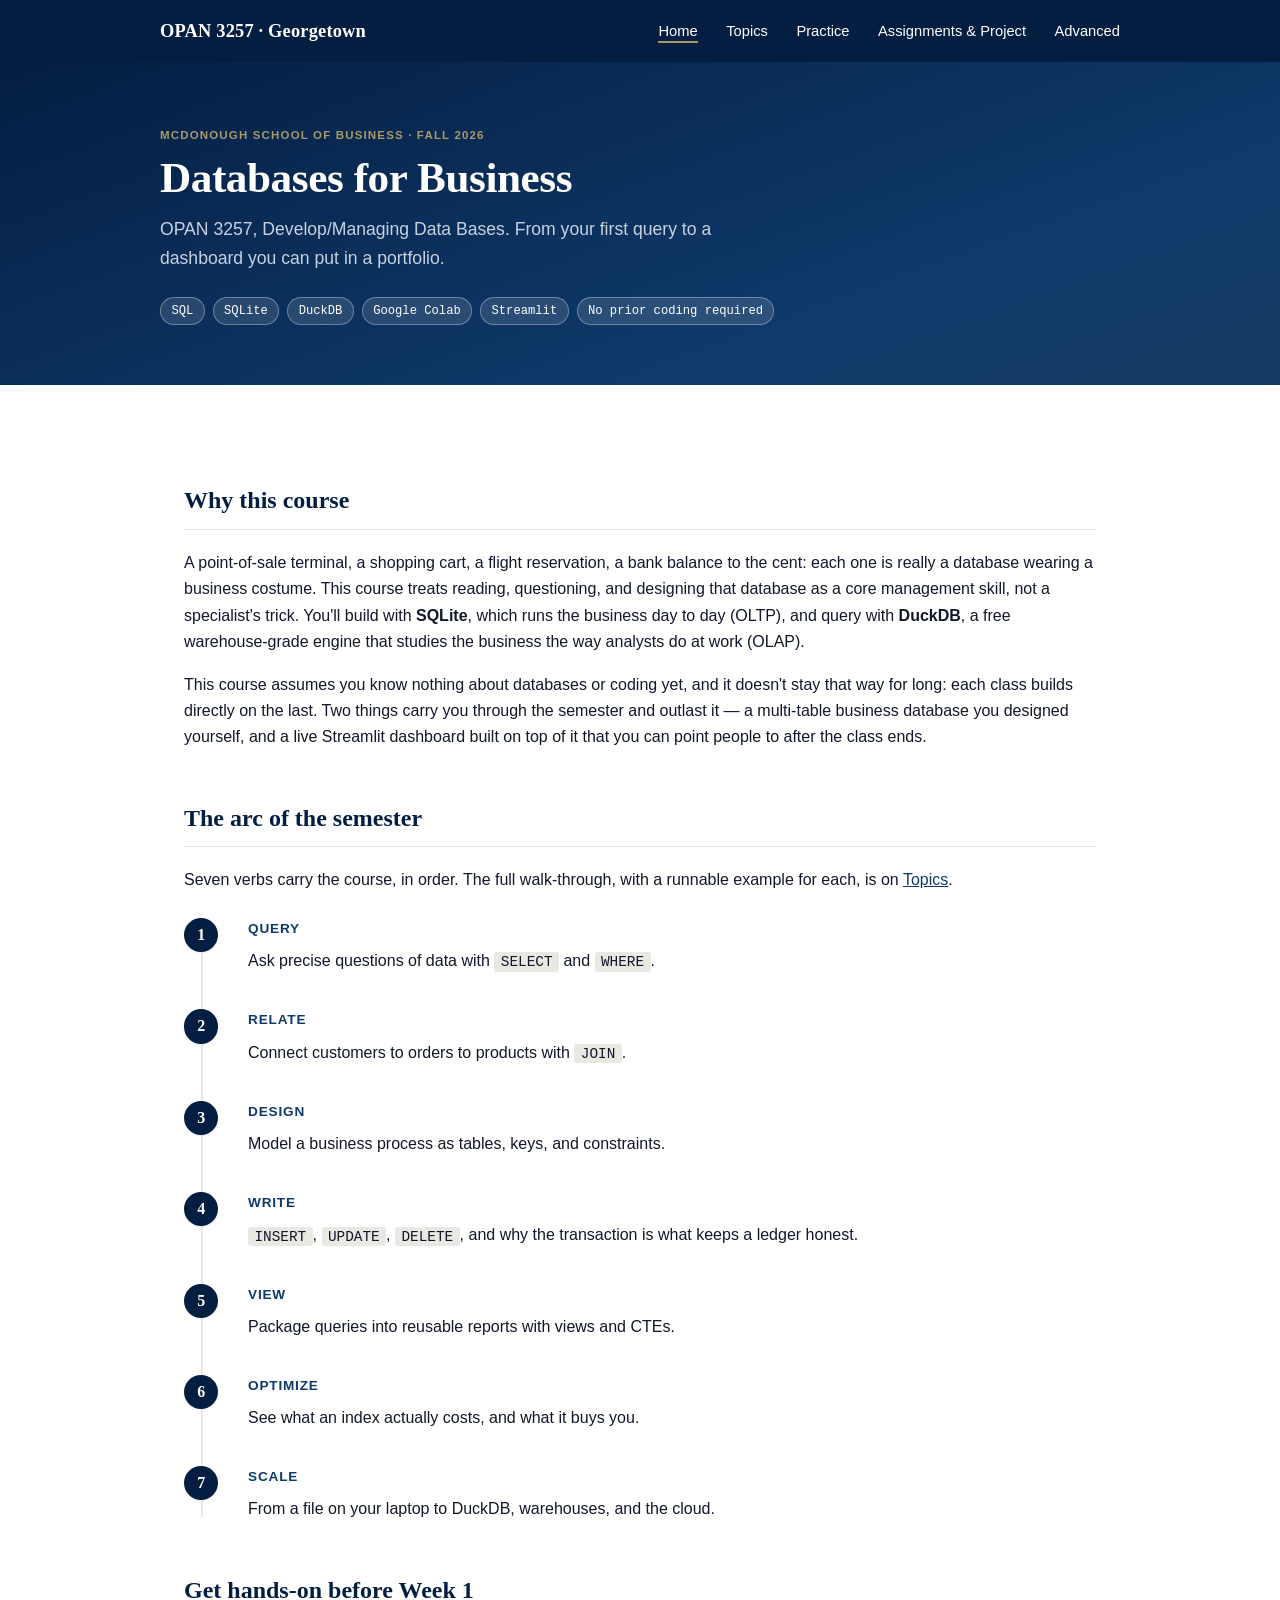
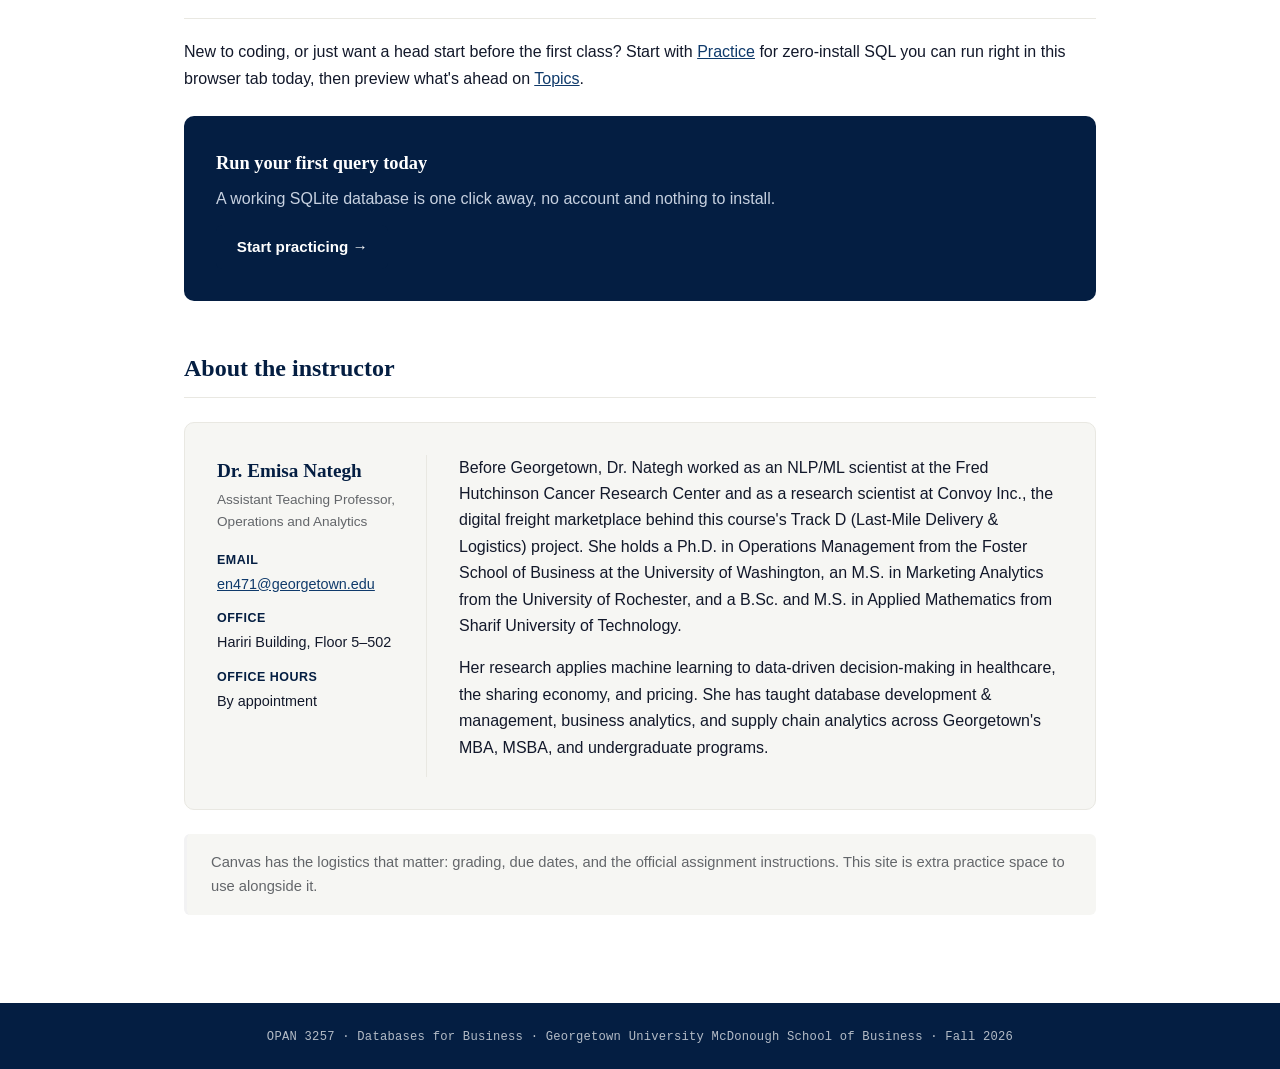
<file: index.html>
<!DOCTYPE html>
<html lang="en">
<head>
<meta charset="UTF-8">
<meta name="viewport" content="width=device-width, initial-scale=1.0">
<title>OPAN 3257: Databases for Business</title>
<link rel="stylesheet" href="css/style.css">
</head>
<body>

<header class="site-header">
  <div class="header-inner">
    <a class="brand" href="index.html">OPAN 3257 &middot; Georgetown</a>
    <nav class="site-nav">
      <a href="index.html" class="active">Home</a>
      <a href="topics.html">Topics</a>
      <a href="practice.html">Practice</a>
      <a href="assignments.html">Assignments &amp; Project</a>
      <a href="advanced.html">Advanced</a>
    </nav>
  </div>
</header>

<section class="hero">
  <div class="hero-inner">
    <span class="eyebrow">McDonough School of Business &middot; Fall 2026</span>
    <h1>Databases for Business</h1>
    <p class="subtitle">OPAN 3257, Develop/Managing Data Bases. From your first query to a dashboard you can put in a portfolio.</p>
    <div class="tag-row">
      <span class="tag">SQL</span>
      <span class="tag">SQLite</span>
      <span class="tag">DuckDB</span>
      <span class="tag">Google Colab</span>
      <span class="tag">Streamlit</span>
      <span class="tag">No prior coding required</span>
    </div>
  </div>
</section>

<main>

  <h2>Why this course</h2>
  <p>
    A point-of-sale terminal, a shopping cart, a flight reservation, a bank balance to the cent: each one is really
    a database wearing a business costume. This course treats reading, questioning, and designing that database as
    a core management skill, not a specialist's trick. You'll build with <strong>SQLite</strong>, which runs the
    business day to day (OLTP), and query with <strong>DuckDB</strong>, a free warehouse-grade engine that studies
    the business the way analysts do at work (OLAP).
  </p>
  <p>
    This course assumes you know nothing about databases or coding yet, and it doesn't stay that way for long:
    each class builds directly on the last. Two things carry you through the semester and outlast it &mdash; a
    multi-table business database you designed yourself, and a live Streamlit dashboard built on top of it that
    you can point people to after the class ends.
  </p>

  <h2>The arc of the semester</h2>
  <p>Seven verbs carry the course, in order. The full walk-through, with a runnable example for each, is on <a href="topics.html">Topics</a>.</p>

  <div class="curriculum-steps">
    <div class="curriculum-step">
      <span class="step-number">1</span>
      <h4>Query</h4>
      <p>Ask precise questions of data with <code>SELECT</code> and <code>WHERE</code>.</p>
    </div>
    <div class="curriculum-step">
      <span class="step-number">2</span>
      <h4>Relate</h4>
      <p>Connect customers to orders to products with <code>JOIN</code>.</p>
    </div>
    <div class="curriculum-step">
      <span class="step-number">3</span>
      <h4>Design</h4>
      <p>Model a business process as tables, keys, and constraints.</p>
    </div>
    <div class="curriculum-step">
      <span class="step-number">4</span>
      <h4>Write</h4>
      <p><code>INSERT</code>, <code>UPDATE</code>, <code>DELETE</code>, and why the transaction is what keeps a ledger honest.</p>
    </div>
    <div class="curriculum-step">
      <span class="step-number">5</span>
      <h4>View</h4>
      <p>Package queries into reusable reports with views and CTEs.</p>
    </div>
    <div class="curriculum-step">
      <span class="step-number">6</span>
      <h4>Optimize</h4>
      <p>See what an index actually costs, and what it buys you.</p>
    </div>
    <div class="curriculum-step">
      <span class="step-number">7</span>
      <h4>Scale</h4>
      <p>From a file on your laptop to DuckDB, warehouses, and the cloud.</p>
    </div>
  </div>

  <h2>Get hands-on before Week 1</h2>
  <p>
    New to coding, or just want a head start before the first class? Start with <a href="practice.html">Practice</a>
    for zero-install SQL you can run right in this browser tab today, then preview what's ahead on
    <a href="topics.html">Topics</a>.
  </p>

  <div class="cta-panel">
    <h3>Run your first query today</h3>
    <p>A working SQLite database is one click away, no account and nothing to install.</p>
    <a class="btn" href="practice.html">Start practicing &rarr;</a>
  </div>

  <h2>About the instructor</h2>
  <div class="bio-panel">
    <div class="bio-contact">
      <h4>Dr. Emisa Nategh</h4>
      <p class="role">Assistant Teaching Professor, Operations and Analytics</p>
      <dl>
        <dt>Email</dt>
        <dd><a href="mailto:en471@georgetown.edu">en471@georgetown.edu</a></dd>
        <dt>Office</dt>
        <dd>Hariri Building, Floor 5&ndash;502</dd>
        <dt>Office Hours</dt>
        <dd>By appointment</dd>
      </dl>
    </div>
    <div class="bio-body">
      <p>
        Before Georgetown, Dr. Nategh worked as an NLP/ML scientist at the Fred Hutchinson Cancer Research Center
        and as a research scientist at Convoy Inc., the digital freight marketplace behind this course's Track D
        (Last-Mile Delivery &amp; Logistics) project. She holds a Ph.D. in Operations Management from the Foster
        School of Business at the University of Washington, an M.S. in Marketing Analytics from the University of
        Rochester, and a B.Sc. and M.S. in Applied Mathematics from Sharif University of Technology.
      </p>
      <p>
        Her research applies machine learning to data-driven decision-making in healthcare, the sharing economy,
        and pricing. She has taught database development &amp; management, business analytics, and supply chain
        analytics across Georgetown's MBA, MSBA, and undergraduate programs.
      </p>
    </div>
  </div>

  <div class="note note--aside">
    Canvas has the logistics that matter: grading, due dates, and the official assignment instructions. This site
    is extra practice space to use alongside it.
  </div>

</main>

<footer>
  OPAN 3257 &middot; Databases for Business &middot; Georgetown University McDonough School of Business &middot; Fall 2026
</footer>

</body>
</html>
</file>
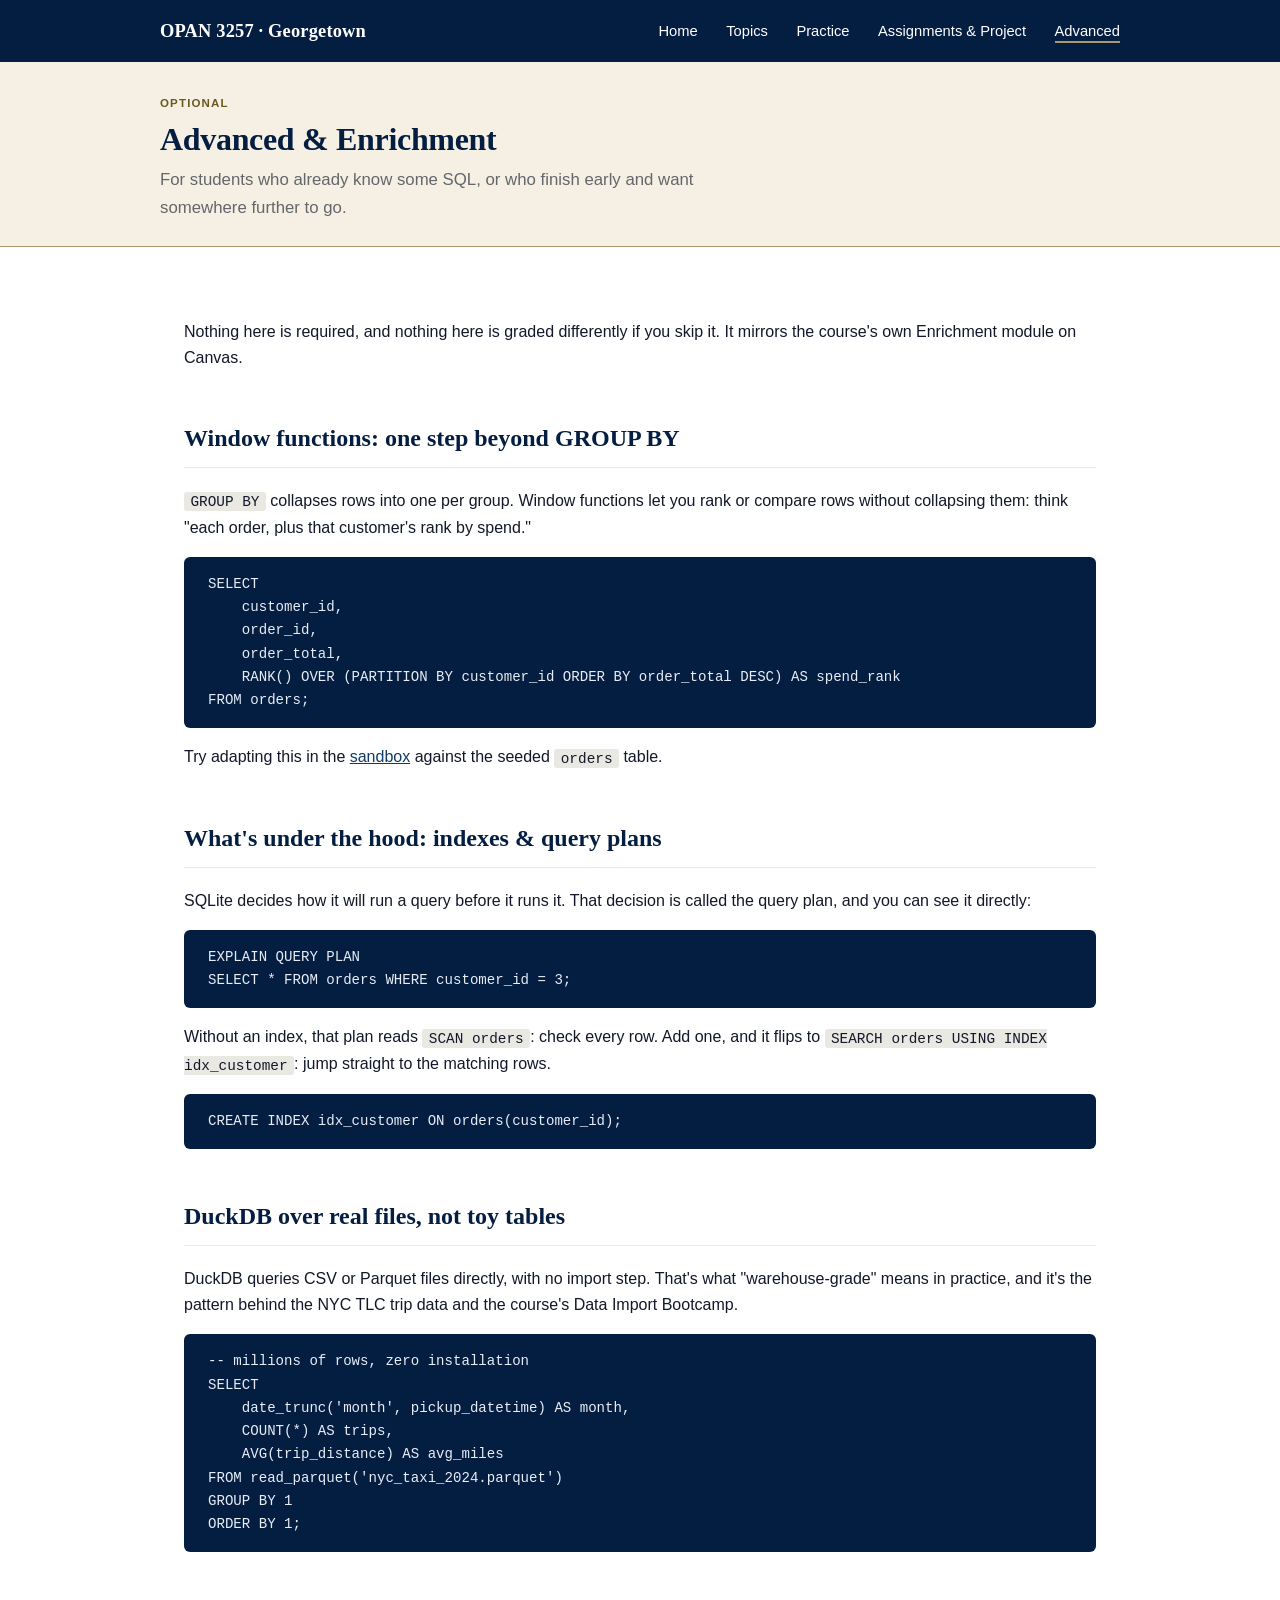
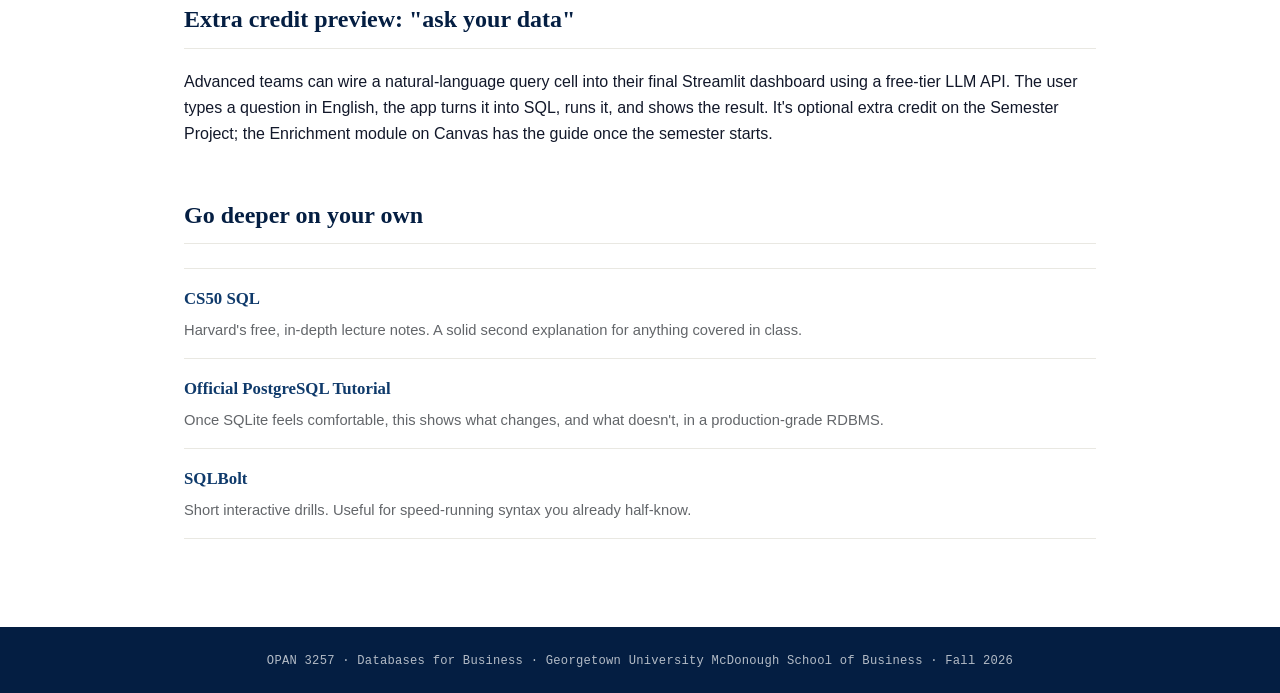
<file: advanced.html>
<!DOCTYPE html>
<html lang="en">
<head>
<meta charset="UTF-8">
<meta name="viewport" content="width=device-width, initial-scale=1.0">
<title>Going Further &middot; OPAN 3257</title>
<link rel="stylesheet" href="css/style.css">
</head>
<body>

<header class="site-header">
  <div class="header-inner">
    <a class="brand" href="index.html">OPAN 3257 &middot; Georgetown</a>
    <nav class="site-nav">
      <a href="index.html">Home</a>
      <a href="topics.html">Topics</a>
      <a href="practice.html">Practice</a>
      <a href="assignments.html">Assignments &amp; Project</a>
      <a href="advanced.html" class="active">Advanced</a>
    </nav>
  </div>
</header>

<div class="page-title page-title--accent">
  <div class="page-title-inner">
    <span class="eyebrow">Optional</span>
    <h1>Advanced &amp; Enrichment</h1>
    <p class="subtitle">For students who already know some SQL, or who finish early and want somewhere further to go.</p>
  </div>
</div>

<main>

  <p>
    Nothing here is required, and nothing here is graded differently if you skip it. It mirrors the course's own
    Enrichment module on Canvas.
  </p>

  <h2>Window functions: one step beyond GROUP BY</h2>
  <p>
    <code>GROUP BY</code> collapses rows into one per group. Window functions let you rank or compare rows without
    collapsing them: think "each order, plus that customer's rank by spend."
  </p>
  <pre><code>SELECT
    customer_id,
    order_id,
    order_total,
    RANK() OVER (PARTITION BY customer_id ORDER BY order_total DESC) AS spend_rank
FROM orders;</code></pre>
  <p>Try adapting this in the <a href="practice.html">sandbox</a> against the seeded <code>orders</code> table.</p>

  <h2>What's under the hood: indexes &amp; query plans</h2>
  <p>
    SQLite decides how it will run a query before it runs it. That decision is called the query plan, and you can
    see it directly:
  </p>
  <pre><code>EXPLAIN QUERY PLAN
SELECT * FROM orders WHERE customer_id = 3;</code></pre>
  <p>
    Without an index, that plan reads <code>SCAN orders</code>: check every row. Add one, and it flips to
    <code>SEARCH orders USING INDEX idx_customer</code>: jump straight to the matching rows.
  </p>
  <pre><code>CREATE INDEX idx_customer ON orders(customer_id);</code></pre>

  <h2>DuckDB over real files, not toy tables</h2>
  <p>
    DuckDB queries CSV or Parquet files directly, with no import step. That's what "warehouse-grade" means in
    practice, and it's the pattern behind the NYC TLC trip data and the course's Data Import Bootcamp.
  </p>
  <pre><code>-- millions of rows, zero installation
SELECT
    date_trunc('month', pickup_datetime) AS month,
    COUNT(*) AS trips,
    AVG(trip_distance) AS avg_miles
FROM read_parquet('nyc_taxi_2024.parquet')
GROUP BY 1
ORDER BY 1;</code></pre>

  <h2>Extra credit preview: "ask your data"</h2>
  <p>
    Advanced teams can wire a natural-language query cell into their final Streamlit dashboard using a free-tier
    LLM API. The user types a question in English, the app turns it into SQL, runs it, and shows the result. It's
    optional extra credit on the Semester Project; the Enrichment module on Canvas has the guide once the semester
    starts.
  </p>

  <h2>Go deeper on your own</h2>
  <ul class="reading-list">
    <li class="reading-item">
      <a href="https://cs50.harvard.edu/sql/" target="_blank" rel="noopener">CS50 SQL</a>
      <p>Harvard's free, in-depth lecture notes. A solid second explanation for anything covered in class.</p>
    </li>
    <li class="reading-item">
      <a href="https://www.postgresql.org/docs/current/tutorial.html" target="_blank" rel="noopener">Official PostgreSQL Tutorial</a>
      <p>Once SQLite feels comfortable, this shows what changes, and what doesn't, in a production-grade RDBMS.</p>
    </li>
    <li class="reading-item">
      <a href="https://sqlbolt.com" target="_blank" rel="noopener">SQLBolt</a>
      <p>Short interactive drills. Useful for speed-running syntax you already half-know.</p>
    </li>
  </ul>

</main>

<footer>
  OPAN 3257 &middot; Databases for Business &middot; Georgetown University McDonough School of Business &middot; Fall 2026
</footer>

</body>
</html>
</file>
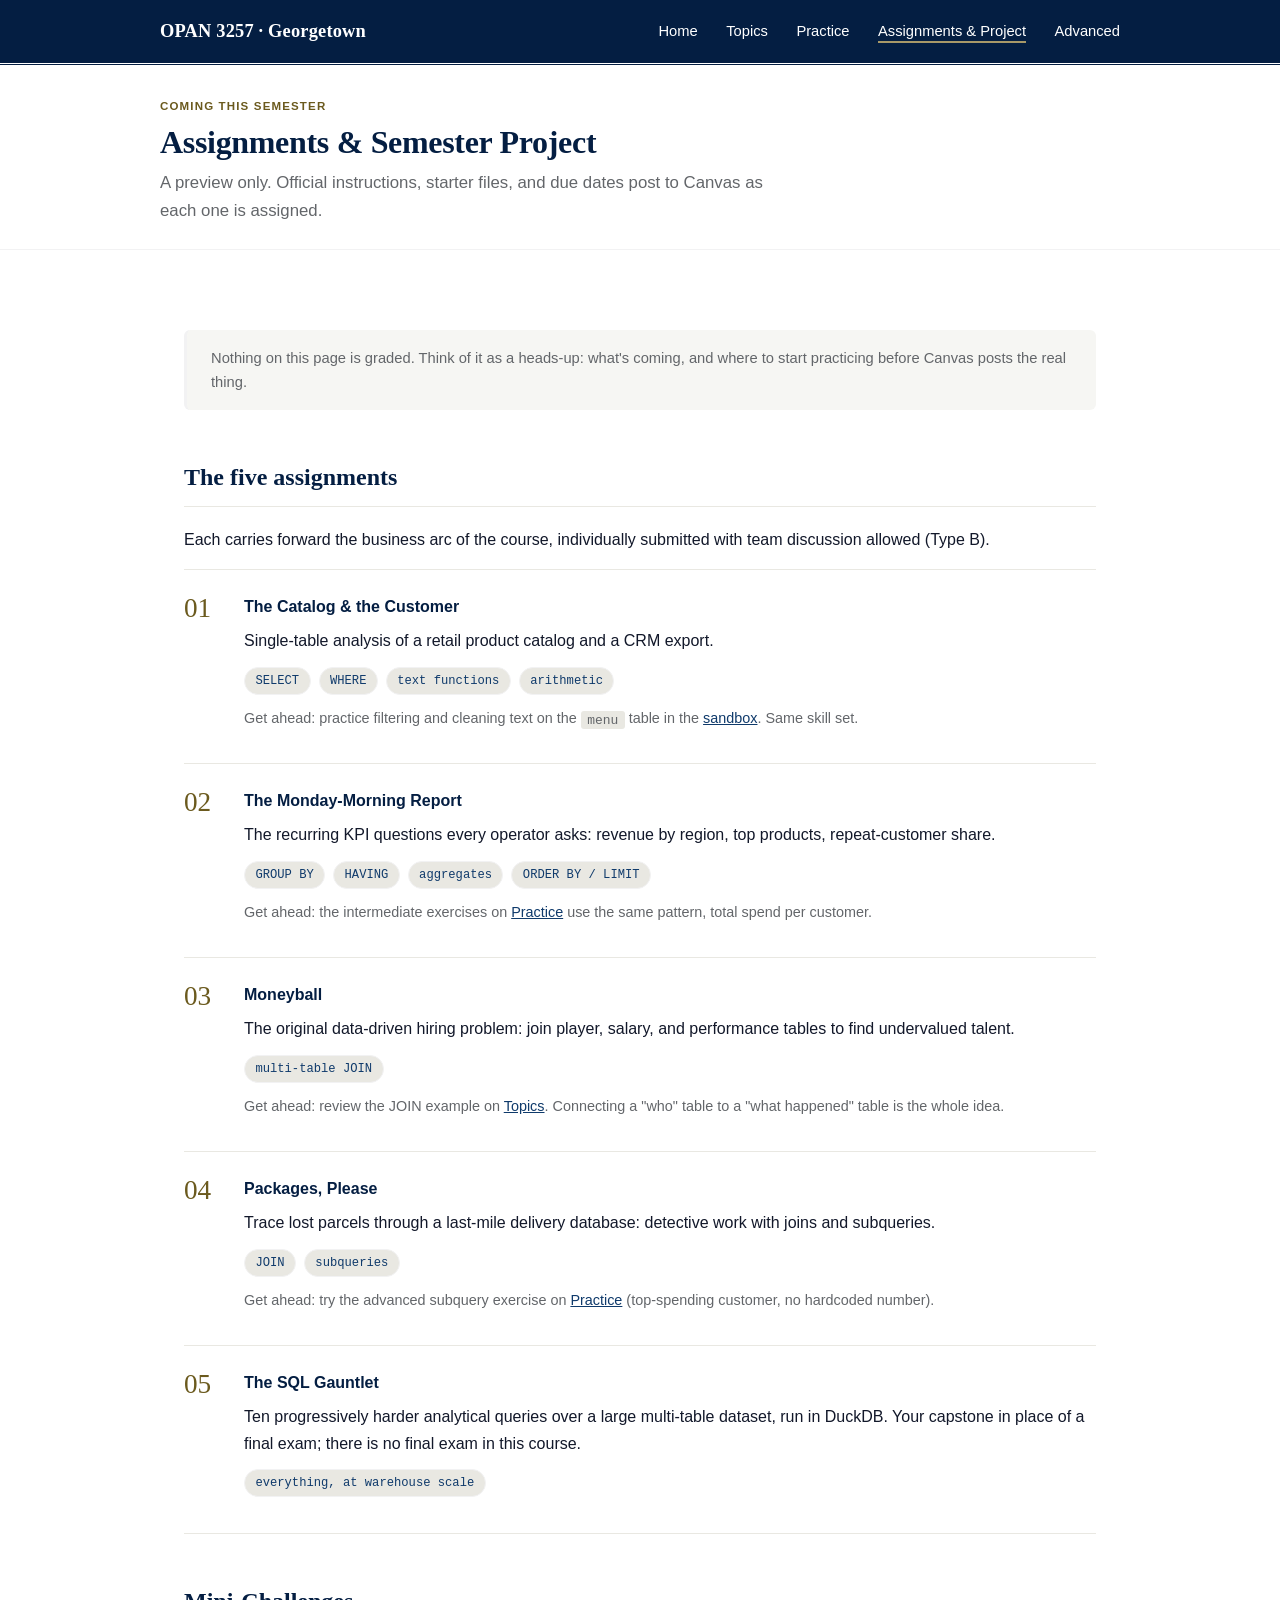
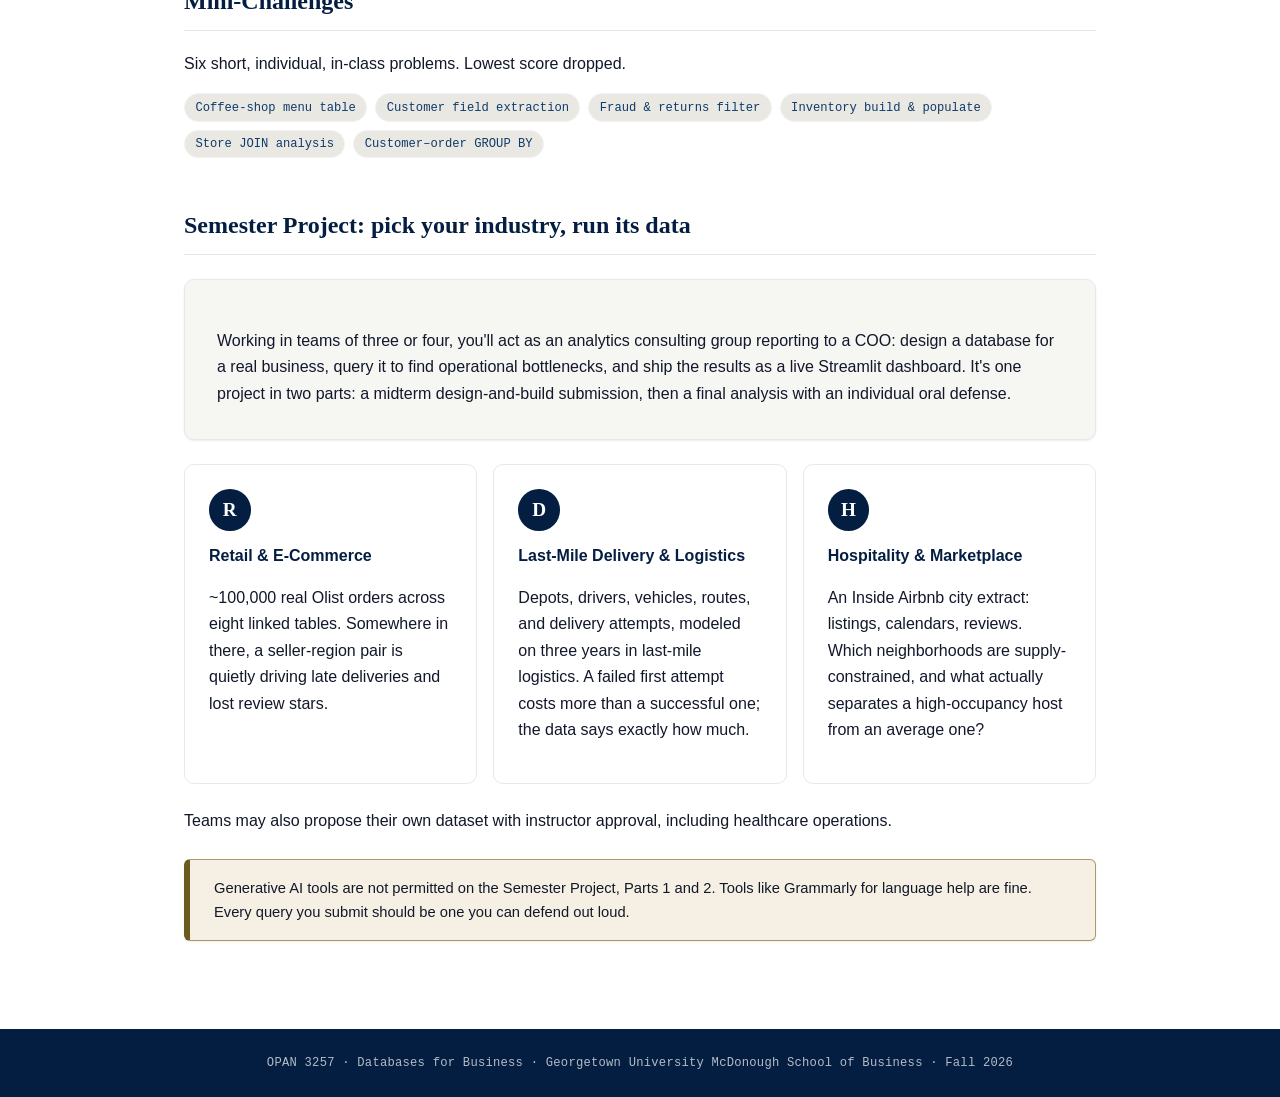
<file: assignments.html>
<!DOCTYPE html>
<html lang="en">
<head>
<meta charset="UTF-8">
<meta name="viewport" content="width=device-width, initial-scale=1.0">
<title>Assignments &amp; Project &middot; OPAN 3257</title>
<link rel="stylesheet" href="css/style.css">
</head>
<body>

<header class="site-header">
  <div class="header-inner">
    <a class="brand" href="index.html">OPAN 3257 &middot; Georgetown</a>
    <nav class="site-nav">
      <a href="index.html">Home</a>
      <a href="topics.html">Topics</a>
      <a href="practice.html">Practice</a>
      <a href="assignments.html" class="active">Assignments &amp; Project</a>
      <a href="advanced.html">Advanced</a>
    </nav>
  </div>
</header>

<div class="page-title page-title--ruled">
  <div class="page-title-inner">
    <span class="eyebrow">Coming this semester</span>
    <h1>Assignments &amp; Semester Project</h1>
    <p class="subtitle">A preview only. Official instructions, starter files, and due dates post to Canvas as each one is assigned.</p>
  </div>
</div>

<main>

  <div class="note note--aside">
    Nothing on this page is graded. Think of it as a heads-up: what's coming, and where to start practicing before
    Canvas posts the real thing.
  </div>

  <h2>The five assignments</h2>
  <p>Each carries forward the business arc of the course, individually submitted with team discussion allowed (Type B).</p>

  <div class="assignment-ledger">
    <div class="assignment-entry">
      <span class="entry-number">01</span>
      <div>
        <h4>The Catalog &amp; the Customer</h4>
        <p>Single-table analysis of a retail product catalog and a CRM export.</p>
        <div class="tag-row"><span class="tag">SELECT</span><span class="tag">WHERE</span><span class="tag">text functions</span><span class="tag">arithmetic</span></div>
        <p class="hint">Get ahead: practice filtering and cleaning text on the <code>menu</code> table in the <a href="practice.html">sandbox</a>. Same skill set.</p>
      </div>
    </div>
    <div class="assignment-entry">
      <span class="entry-number">02</span>
      <div>
        <h4>The Monday-Morning Report</h4>
        <p>The recurring KPI questions every operator asks: revenue by region, top products, repeat-customer share.</p>
        <div class="tag-row"><span class="tag">GROUP BY</span><span class="tag">HAVING</span><span class="tag">aggregates</span><span class="tag">ORDER BY / LIMIT</span></div>
        <p class="hint">Get ahead: the intermediate exercises on <a href="practice.html">Practice</a> use the same pattern, total spend per customer.</p>
      </div>
    </div>
    <div class="assignment-entry">
      <span class="entry-number">03</span>
      <div>
        <h4>Moneyball</h4>
        <p>The original data-driven hiring problem: join player, salary, and performance tables to find undervalued talent.</p>
        <div class="tag-row"><span class="tag">multi-table JOIN</span></div>
        <p class="hint">Get ahead: review the JOIN example on <a href="topics.html">Topics</a>. Connecting a "who" table to a "what happened" table is the whole idea.</p>
      </div>
    </div>
    <div class="assignment-entry">
      <span class="entry-number">04</span>
      <div>
        <h4>Packages, Please</h4>
        <p>Trace lost parcels through a last-mile delivery database: detective work with joins and subqueries.</p>
        <div class="tag-row"><span class="tag">JOIN</span><span class="tag">subqueries</span></div>
        <p class="hint">Get ahead: try the advanced subquery exercise on <a href="practice.html">Practice</a> (top-spending customer, no hardcoded number).</p>
      </div>
    </div>
    <div class="assignment-entry">
      <span class="entry-number">05</span>
      <div>
        <h4>The SQL Gauntlet</h4>
        <p>Ten progressively harder analytical queries over a large multi-table dataset, run in DuckDB. Your capstone in place of a final exam; there is no final exam in this course.</p>
        <div class="tag-row"><span class="tag">everything, at warehouse scale</span></div>
      </div>
    </div>
  </div>

  <h2>Mini-Challenges</h2>
  <p>Six short, individual, in-class problems. Lowest score dropped.</p>
  <div class="tag-row">
    <span class="tag">Coffee-shop menu table</span>
    <span class="tag">Customer field extraction</span>
    <span class="tag">Fraud &amp; returns filter</span>
    <span class="tag">Inventory build &amp; populate</span>
    <span class="tag">Store JOIN analysis</span>
    <span class="tag">Customer&ndash;order GROUP BY</span>
  </div>

  <h2>Semester Project: pick your industry, run its data</h2>
  <div class="project-brief">
    <p>
      Working in teams of three or four, you'll act as an analytics consulting group reporting to a COO: design a
      database for a real business, query it to find operational bottlenecks, and ship the results as a live
      Streamlit dashboard. It's one project in two parts: a midterm design-and-build submission, then a final
      analysis with an individual oral defense.
    </p>
  </div>

  <div class="track-grid">
    <div class="track-card">
      <span class="track-letter">R</span>
      <h4>Retail &amp; E-Commerce</h4>
      <p>~100,000 real Olist orders across eight linked tables. Somewhere in there, a seller-region pair is quietly driving late deliveries and lost review stars.</p>
    </div>
    <div class="track-card">
      <span class="track-letter">D</span>
      <h4>Last-Mile Delivery &amp; Logistics</h4>
      <p>Depots, drivers, vehicles, routes, and delivery attempts, modeled on three years in last-mile logistics. A failed first attempt costs more than a successful one; the data says exactly how much.</p>
    </div>
    <div class="track-card">
      <span class="track-letter">H</span>
      <h4>Hospitality &amp; Marketplace</h4>
      <p>An Inside Airbnb city extract: listings, calendars, reviews. Which neighborhoods are supply-constrained, and what actually separates a high-occupancy host from an average one?</p>
    </div>
  </div>

  <p>Teams may also propose their own dataset with instructor approval, including healthcare operations.</p>

  <div class="note note--policy">
    Generative AI tools are not permitted on the Semester Project, Parts 1 and 2. Tools like Grammarly for language
    help are fine. Every query you submit should be one you can defend out loud.
  </div>

</main>

<footer>
  OPAN 3257 &middot; Databases for Business &middot; Georgetown University McDonough School of Business &middot; Fall 2026
</footer>

</body>
</html>
</file>
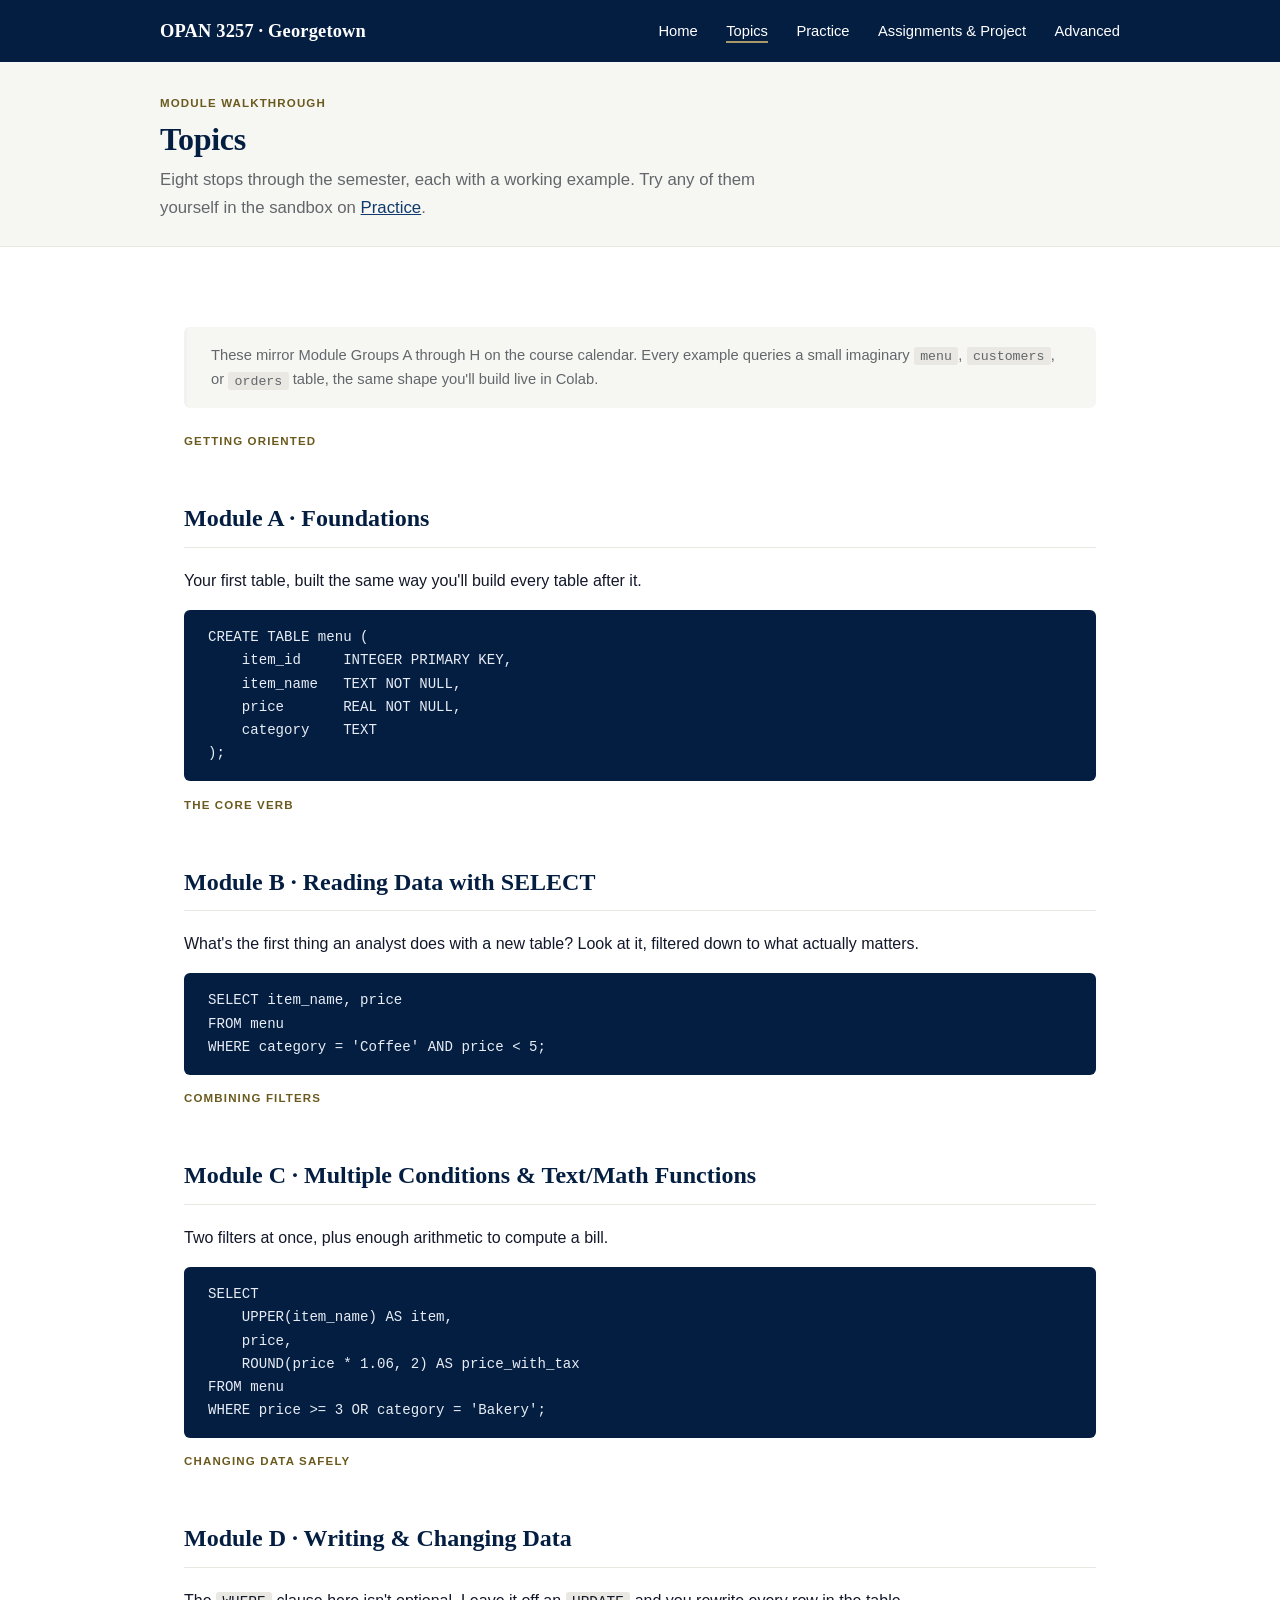
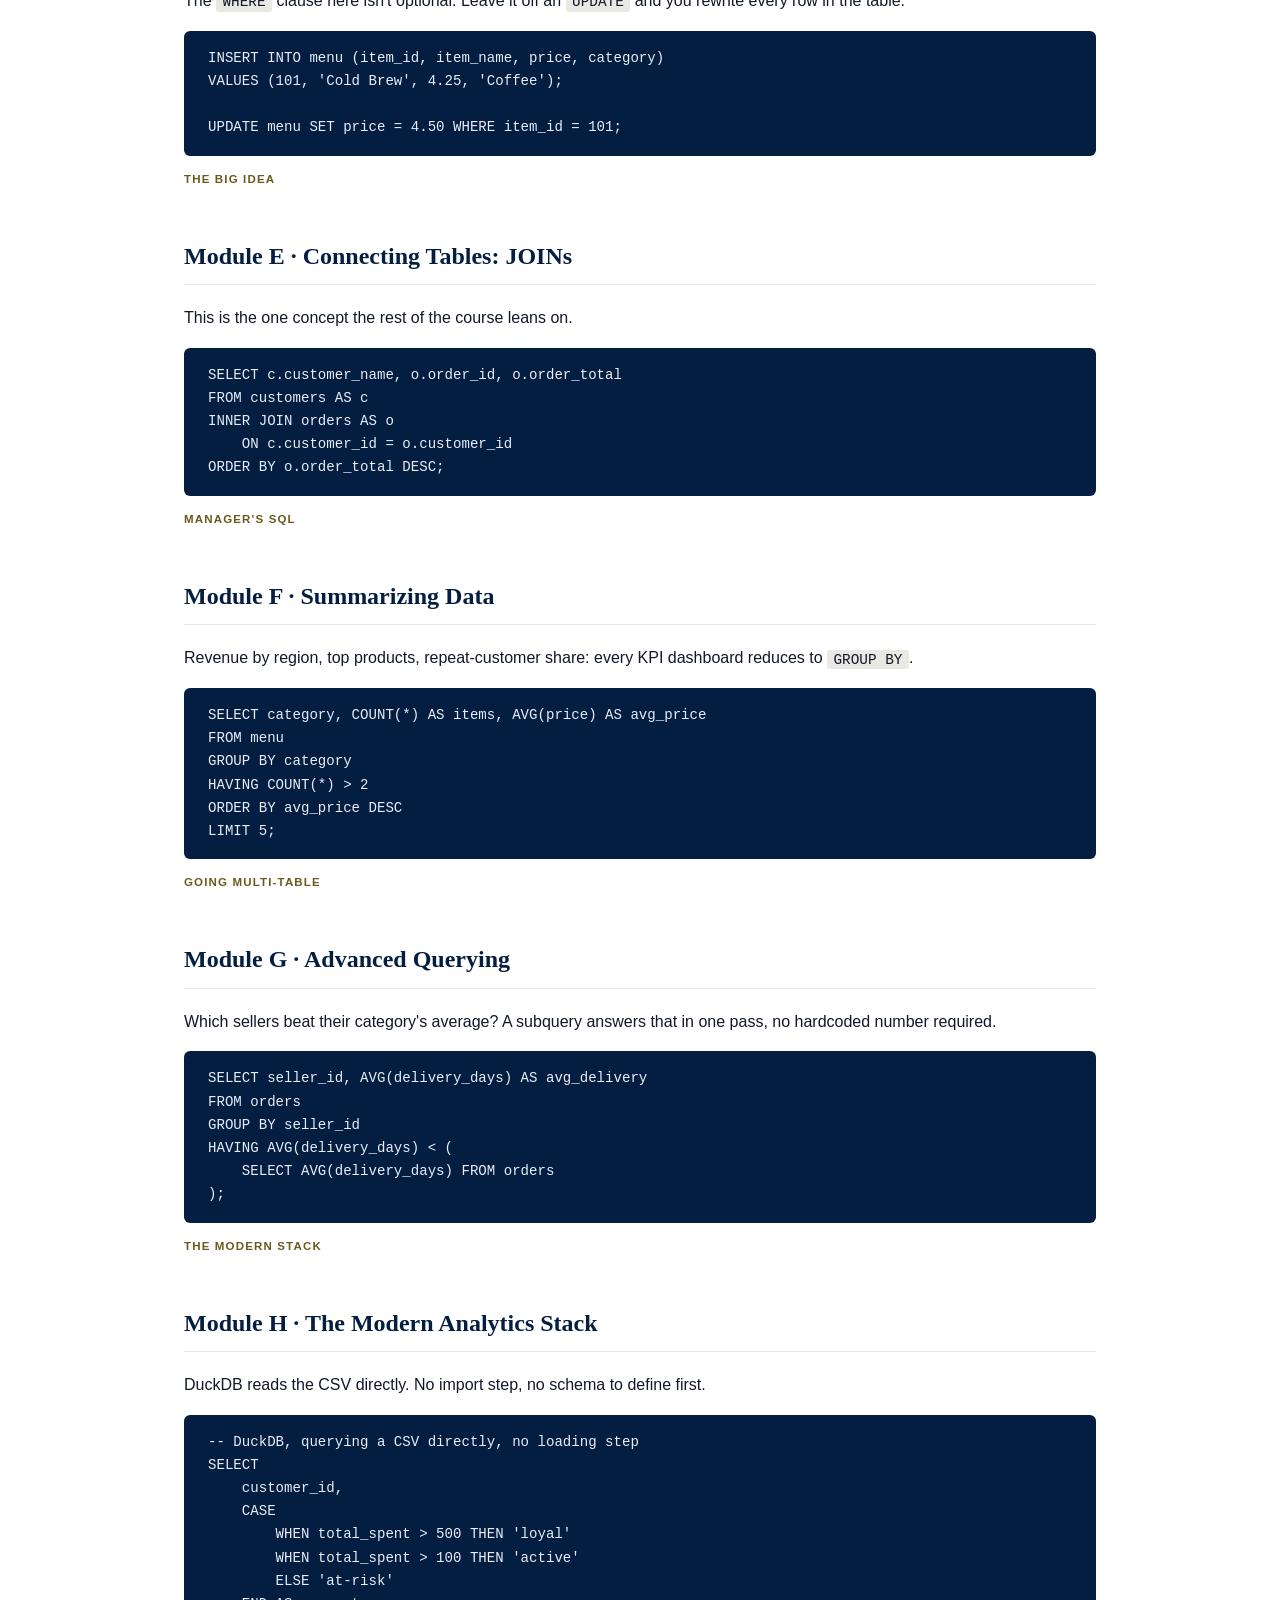
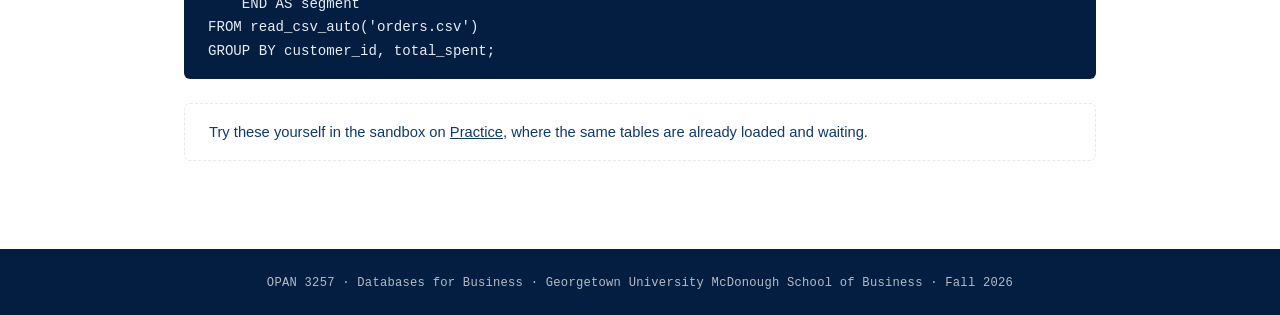
<file: topics.html>
<!DOCTYPE html>
<html lang="en">
<head>
<meta charset="UTF-8">
<meta name="viewport" content="width=device-width, initial-scale=1.0">
<title>Course Topics &middot; OPAN 3257</title>
<link rel="stylesheet" href="css/style.css">
</head>
<body>

<header class="site-header">
  <div class="header-inner">
    <a class="brand" href="index.html">OPAN 3257 &middot; Georgetown</a>
    <nav class="site-nav">
      <a href="index.html">Home</a>
      <a href="topics.html" class="active">Topics</a>
      <a href="practice.html">Practice</a>
      <a href="assignments.html">Assignments &amp; Project</a>
      <a href="advanced.html">Advanced</a>
    </nav>
  </div>
</header>

<div class="page-title">
  <div class="page-title-inner">
    <span class="eyebrow">Module walkthrough</span>
    <h1>Topics</h1>
    <p class="subtitle">Eight stops through the semester, each with a working example. Try any of them yourself in the sandbox on <a href="practice.html">Practice</a>.</p>
  </div>
</div>

<main>

  <div class="note note--aside">
    These mirror Module Groups A through H on the course calendar. Every example queries a small imaginary
    <code>menu</code>, <code>customers</code>, or <code>orders</code> table, the same shape you'll build live in
    Colab.
  </div>

  <span class="eyebrow">Getting oriented</span>
  <h2>Module A &middot; Foundations</h2>
  <p>Your first table, built the same way you'll build every table after it.</p>
  <pre><code>CREATE TABLE menu (
    item_id     INTEGER PRIMARY KEY,
    item_name   TEXT NOT NULL,
    price       REAL NOT NULL,
    category    TEXT
);</code></pre>

  <span class="eyebrow">The core verb</span>
  <h2>Module B &middot; Reading Data with SELECT</h2>
  <p>What's the first thing an analyst does with a new table? Look at it, filtered down to what actually matters.</p>
  <pre><code>SELECT item_name, price
FROM menu
WHERE category = 'Coffee' AND price &lt; 5;</code></pre>

  <span class="eyebrow">Combining filters</span>
  <h2>Module C &middot; Multiple Conditions &amp; Text/Math Functions</h2>
  <p>Two filters at once, plus enough arithmetic to compute a bill.</p>
  <pre><code>SELECT
    UPPER(item_name) AS item,
    price,
    ROUND(price * 1.06, 2) AS price_with_tax
FROM menu
WHERE price &gt;= 3 OR category = 'Bakery';</code></pre>

  <span class="eyebrow">Changing data safely</span>
  <h2>Module D &middot; Writing &amp; Changing Data</h2>
  <p>The <code>WHERE</code> clause here isn't optional. Leave it off an <code>UPDATE</code> and you rewrite every row in the table.</p>
  <pre><code>INSERT INTO menu (item_id, item_name, price, category)
VALUES (101, 'Cold Brew', 4.25, 'Coffee');

UPDATE menu SET price = 4.50 WHERE item_id = 101;</code></pre>

  <span class="eyebrow">The big idea</span>
  <h2>Module E &middot; Connecting Tables: JOINs</h2>
  <p>This is the one concept the rest of the course leans on.</p>
  <pre><code>SELECT c.customer_name, o.order_id, o.order_total
FROM customers AS c
INNER JOIN orders AS o
    ON c.customer_id = o.customer_id
ORDER BY o.order_total DESC;</code></pre>

  <span class="eyebrow">Manager's SQL</span>
  <h2>Module F &middot; Summarizing Data</h2>
  <p>Revenue by region, top products, repeat-customer share: every KPI dashboard reduces to <code>GROUP BY</code>.</p>
  <pre><code>SELECT category, COUNT(*) AS items, AVG(price) AS avg_price
FROM menu
GROUP BY category
HAVING COUNT(*) &gt; 2
ORDER BY avg_price DESC
LIMIT 5;</code></pre>

  <span class="eyebrow">Going multi-table</span>
  <h2>Module G &middot; Advanced Querying</h2>
  <p>Which sellers beat their category's average? A subquery answers that in one pass, no hardcoded number required.</p>
  <pre><code>SELECT seller_id, AVG(delivery_days) AS avg_delivery
FROM orders
GROUP BY seller_id
HAVING AVG(delivery_days) &lt; (
    SELECT AVG(delivery_days) FROM orders
);</code></pre>

  <span class="eyebrow">The modern stack</span>
  <h2>Module H &middot; The Modern Analytics Stack</h2>
  <p>DuckDB reads the CSV directly. No import step, no schema to define first.</p>
  <pre><code>-- DuckDB, querying a CSV directly, no loading step
SELECT
    customer_id,
    CASE
        WHEN total_spent &gt; 500 THEN 'loyal'
        WHEN total_spent &gt; 100 THEN 'active'
        ELSE 'at-risk'
    END AS segment
FROM read_csv_auto('orders.csv')
GROUP BY customer_id, total_spent;</code></pre>

  <div class="note note--crosslink">
    Try these yourself in the sandbox on <a href="practice.html">Practice</a>, where the same tables are already loaded and waiting.
  </div>

</main>

<footer>
  OPAN 3257 &middot; Databases for Business &middot; Georgetown University McDonough School of Business &middot; Fall 2026
</footer>

</body>
</html>
</file>
<file: css/style.css>
:root {
  /* Georgetown brand */
  --gu-blue: #041e42;
  --gu-blue-light: #0f3a6b;
  --gu-gray: #63666a;
  --gu-gray-light: #f2f2f3;
  --gu-white: #ffffff;
  --gu-accent: #a89968;       /* gold-gray, decorative/border use */
  --gu-accent-deep: #6b5a1e;  /* darker gold, safe for text on light bg */
  --gu-accent-tint: #f5f0e3;  /* pale gold, background use only */

  /* Neutrals */
  --gu-ink: #12182a;
  --surface-1: #ffffff;
  --surface-2: #f6f6f3;
  --surface-3: #e9e8e2;

  /* Elevation */
  --shadow-sm: 0 1px 2px rgba(4, 30, 66, 0.08);
  --shadow-md: 0 6px 20px rgba(4, 30, 66, 0.12);
  --shadow-lg: 0 16px 40px rgba(4, 30, 66, 0.18);

  /* Radius, differentiated by component weight */
  --radius-xs: 3px;
  --radius-sm: 6px;
  --radius-md: 10px;
  --radius-lg: 18px;

  /* Spacing (8px scale) */
  --space-1: 0.25rem;
  --space-2: 0.5rem;
  --space-3: 0.75rem;
  --space-4: 1rem;
  --space-5: 1.5rem;
  --space-6: 2rem;
  --space-7: 3rem;
  --space-8: 4rem;

  /* Type (system fonts only, chosen deliberately) */
  --font-serif: "Iowan Old Style", "Palatino Linotype", Palatino, Georgia, serif;
  --font-sans: -apple-system, BlinkMacSystemFont, "Segoe UI", Helvetica, Arial, sans-serif;
  --font-mono: "SFMono-Regular", Consolas, Menlo, monospace;

  --max-width: 960px;
}

* { box-sizing: border-box; }

body {
  margin: 0;
  font-family: var(--font-sans);
  color: var(--gu-ink);
  background: var(--surface-1);
  line-height: 1.65;
}

a { color: var(--gu-blue-light); }
a:hover { color: var(--gu-blue); }

/* ---------- Header / nav ---------- */

header.site-header {
  background: var(--gu-blue);
  color: var(--gu-white);
  padding: var(--space-4) var(--space-5);
}

header.site-header .header-inner {
  max-width: var(--max-width);
  margin: 0 auto;
  display: flex;
  justify-content: space-between;
  align-items: center;
  flex-wrap: wrap;
  gap: var(--space-2);
}

header.site-header .brand {
  font-family: var(--font-serif);
  font-weight: 700;
  font-size: 1.15rem;
  color: var(--gu-white);
  text-decoration: none;
  letter-spacing: 0.01em;
}

nav.site-nav a {
  color: var(--gu-white);
  text-decoration: none;
  margin-left: var(--space-5);
  font-size: 0.92rem;
  border-bottom: 2px solid transparent;
  padding-bottom: 2px;
}

nav.site-nav a:hover,
nav.site-nav a.active {
  border-bottom-color: var(--gu-accent);
}

main {
  max-width: var(--max-width);
  margin: 0 auto;
  padding: var(--space-7) var(--space-5) var(--space-8);
}

/* ---------- Headings ---------- */

h1, h2, h3 {
  font-family: var(--font-serif);
  color: var(--gu-blue);
  font-weight: 600;
}

h1 { font-size: 2.3rem; line-height: 1.15; letter-spacing: -0.01em; margin: 0; }

h2 {
  font-size: 1.5rem;
  border-bottom: 1px solid var(--surface-3);
  padding-bottom: var(--space-2);
  margin-top: var(--space-7);
}

h3 { font-size: 1.15rem; color: var(--gu-blue-light); }

h4 {
  font-family: var(--font-sans);
  color: var(--gu-blue);
  font-weight: 700;
  margin: 0 0 var(--space-2);
}

/* ---------- Eyebrow label ---------- */

.eyebrow {
  display: block;
  font-family: var(--font-sans);
  font-size: 0.72rem;
  font-weight: 700;
  text-transform: uppercase;
  letter-spacing: 0.1em;
  color: var(--gu-accent-deep);
  margin-bottom: var(--space-2);
}

/* ---------- Hero (index.html only) ---------- */

.hero {
  background: linear-gradient(160deg, var(--gu-blue) 0%, var(--gu-blue-light) 70%, #163a63 100%);
  color: var(--gu-white);
  padding: var(--space-8) var(--space-5) var(--space-7);
}

.hero-inner { max-width: var(--max-width); margin: 0 auto; }

.hero .eyebrow { color: var(--gu-accent); }

.hero h1 { color: var(--gu-white); font-size: 2.7rem; margin: var(--space-2) 0 var(--space-3); }

.hero p.subtitle {
  font-size: 1.1rem;
  color: #c7d1e0;
  margin: 0 0 var(--space-5);
  max-width: 620px;
}

/* ---------- Page title (topics / practice / assignments / advanced) ---------- */

.page-title {
  background: var(--surface-2);
  border-bottom: 1px solid var(--surface-3);
  padding: var(--space-6) var(--space-5) var(--space-5);
  margin-bottom: var(--space-2);
}

.page-title-inner { max-width: var(--max-width); margin: 0 auto; }

.page-title h1 { font-size: 2rem; color: var(--gu-blue); }

.page-title p.subtitle {
  font-family: var(--font-sans);
  font-size: 1.05rem;
  color: var(--gu-gray);
  margin: var(--space-2) 0 0;
  max-width: 620px;
}

.page-title--ruled {
  background: var(--surface-1);
  border-top: 3px double var(--gu-blue);
  border-bottom: 1px solid var(--gu-gray-light);
}

.page-title--accent {
  background: var(--gu-accent-tint);
  border-bottom: 1px solid var(--gu-accent);
}

.page-title--accent .eyebrow { color: var(--gu-accent-deep); }

/* ---------- Tag row ---------- */

.tag-row { display: flex; flex-wrap: wrap; gap: var(--space-2); margin: var(--space-3) 0; }

.tag {
  display: inline-block;
  font-family: var(--font-mono);
  font-size: 0.76rem;
  padding: 0.2rem 0.65rem;
  border-radius: 999px;
}

.hero .tag-row .tag {
  background: rgba(255, 255, 255, 0.12);
  border: 1px solid rgba(255, 255, 255, 0.32);
  color: var(--gu-white);
}

.tag-row .tag {
  background: var(--surface-3);
  border: 1px solid var(--gu-gray-light);
  color: var(--gu-blue-light);
}

/* ---------- Curriculum stepper (index.html) ---------- */

.curriculum-steps {
  position: relative;
  margin: var(--space-5) 0 var(--space-7);
  padding-left: var(--space-8);
}

.curriculum-steps::before {
  content: "";
  position: absolute;
  left: 1.05rem;
  top: 0.35rem;
  bottom: 0.35rem;
  width: 2px;
  background: var(--surface-3);
}

.curriculum-step { position: relative; padding-bottom: var(--space-6); }
.curriculum-step:last-child { padding-bottom: 0; }

.step-number {
  position: absolute;
  left: calc(-1 * var(--space-8));
  top: 0;
  width: 2.15rem;
  height: 2.15rem;
  border-radius: 50%;
  background: var(--gu-blue);
  color: var(--gu-white);
  font-family: var(--font-serif);
  font-weight: 700;
  display: flex;
  align-items: center;
  justify-content: center;
  box-shadow: var(--shadow-sm);
}

.curriculum-step h4 {
  font-family: var(--font-sans);
  text-transform: uppercase;
  letter-spacing: 0.06em;
  font-size: 0.85rem;
  color: var(--gu-blue-light);
  margin: 0.15rem 0 var(--space-2);
}

.curriculum-step p { margin: 0; }

/* ---------- Bio panel (index.html) ---------- */

.bio-panel {
  display: grid;
  grid-template-columns: minmax(170px, 210px) 1fr;
  gap: var(--space-6);
  background: var(--surface-2);
  border: 1px solid var(--surface-3);
  border-radius: var(--radius-md);
  padding: var(--space-6);
  margin: var(--space-5) 0;
}

.bio-contact {
  border-right: 1px solid var(--surface-3);
  padding-right: var(--space-5);
}

.bio-contact h4 { font-family: var(--font-serif); font-size: 1.2rem; margin-bottom: 0.15rem; }
.bio-contact .role { color: var(--gu-gray); font-size: 0.85rem; margin: 0 0 var(--space-4); }
.bio-contact dt { font-weight: 700; color: var(--gu-blue); font-size: 0.78rem; text-transform: uppercase; letter-spacing: 0.04em; margin-top: var(--space-3); }
.bio-contact dd { margin: 0.15rem 0 0; font-size: 0.9rem; }

.bio-body p { margin-top: 0; }

@media (max-width: 640px) {
  .bio-panel { grid-template-columns: 1fr; }
  .bio-contact { border-right: none; border-bottom: 1px solid var(--surface-3); padding-right: 0; padding-bottom: var(--space-4); }
}

/* ---------- CTA panel ---------- */

.cta-panel {
  background: var(--gu-blue);
  color: var(--gu-white);
  border-radius: var(--radius-md);
  padding: var(--space-6);
  margin: var(--space-5) 0;
}

.cta-panel h3 { color: var(--gu-white); margin: 0 0 var(--space-2); }
.cta-panel p { color: #c7d1e0; margin: 0 0 var(--space-3); }

/* ---------- Sandbox panel (practice.html) ---------- */

.sandbox-panel {
  background: var(--surface-1);
  border: 1px solid var(--surface-3);
  border-radius: var(--radius-md);
  box-shadow: var(--shadow-md);
  padding: var(--space-5);
  margin: var(--space-5) 0 var(--space-6);
}

.sandbox-panel textarea {
  width: 100%;
  min-height: 140px;
  font-family: var(--font-mono);
  font-size: 0.9rem;
  padding: var(--space-3);
  border: 1px solid var(--surface-3);
  border-radius: var(--radius-sm);
  background: var(--surface-2);
  color: var(--gu-ink);
  box-sizing: border-box;
}

.sandbox-panel .controls {
  margin: var(--space-4) 0 var(--space-3);
  display: flex;
  align-items: center;
  gap: var(--space-3);
  flex-wrap: wrap;
}

.status-pill {
  display: inline-flex;
  align-items: center;
  gap: 0.4rem;
  font-family: var(--font-mono);
  font-size: 0.8rem;
  color: var(--gu-gray);
}

.status-pill::before {
  content: "";
  width: 0.45rem;
  height: 0.45rem;
  border-radius: 50%;
  background: var(--gu-accent);
  flex-shrink: 0;
}

#results { overflow-x: auto; margin-top: var(--space-3); }

/* ---------- Exercise tiers (practice.html) ---------- */

.exercise-tier {
  border: 1px solid var(--surface-3);
  border-radius: var(--radius-md);
  padding: var(--space-5);
  margin-bottom: var(--space-4);
  background: var(--surface-1);
}

.exercise-tier ul { margin: 0; padding-left: 1.2rem; }
.exercise-tier li { margin-bottom: var(--space-2); }

.exercise-tier--beginner {
  border-left: 3px solid var(--gu-blue-light);
  background: var(--surface-2);
}

.exercise-tier--intermediate {
  border-left: 5px solid var(--gu-blue);
  background: var(--surface-2);
  box-shadow: var(--shadow-sm);
}

.exercise-tier--advanced {
  border-left: 7px solid var(--gu-accent-deep);
  background: var(--gu-accent-tint);
  box-shadow: var(--shadow-md);
}

/* ---------- Assignment ledger ---------- */

.assignment-ledger {
  border-top: 1px solid var(--surface-3);
  margin: var(--space-4) 0;
}

.assignment-entry {
  display: grid;
  grid-template-columns: 2.75rem 1fr;
  gap: var(--space-4);
  padding: var(--space-5) 0;
  border-bottom: 1px solid var(--surface-3);
}

.assignment-entry .entry-number {
  font-family: var(--font-serif);
  font-size: 1.7rem;
  color: var(--gu-accent-deep);
  line-height: 1.1;
}

.assignment-entry h4 { margin: 0 0 var(--space-2); }
.assignment-entry p { margin: 0 0 var(--space-2); }
.assignment-entry .hint { color: var(--gu-gray); font-size: 0.9rem; }

@media (max-width: 480px) {
  .assignment-entry { grid-template-columns: 1fr; }
  .assignment-entry .entry-number { display: none; }
}

/* ---------- Project brief + track cards ---------- */

.project-brief {
  background: var(--surface-2);
  border: 1px solid var(--surface-3);
  border-radius: var(--radius-md);
  box-shadow: var(--shadow-sm);
  padding: var(--space-6);
  margin: var(--space-5) 0;
}

.project-brief p:last-child { margin-bottom: 0; }

.track-grid {
  display: grid;
  grid-template-columns: repeat(auto-fit, minmax(250px, 1fr));
  gap: var(--space-4);
  margin: var(--space-5) 0;
}

.track-card {
  background: var(--surface-1);
  border: 1px solid var(--surface-3);
  border-radius: var(--radius-md);
  padding: var(--space-5);
}

.track-letter {
  display: inline-flex;
  align-items: center;
  justify-content: center;
  width: 2.6rem;
  height: 2.6rem;
  border-radius: 50%;
  background: var(--gu-blue);
  color: var(--gu-white);
  font-family: var(--font-serif);
  font-size: 1.2rem;
  font-weight: 700;
  margin-bottom: var(--space-3);
}

/* ---------- Reading list (advanced.html) ---------- */

.reading-list { list-style: none; margin: var(--space-5) 0; padding: 0; border-top: 1px solid var(--surface-3); }

.reading-item { padding: var(--space-4) 0; border-bottom: 1px solid var(--surface-3); }

.reading-item a { font-family: var(--font-serif); font-size: 1.05rem; font-weight: 600; text-decoration: none; }
.reading-item a:hover { text-decoration: underline; }

.reading-item p { margin: 0.3rem 0 0; color: var(--gu-gray); font-size: 0.92rem; }

/* ---------- Code ---------- */

pre {
  background: var(--gu-blue);
  color: #e8edf5;
  padding: var(--space-4) var(--space-5);
  border-radius: var(--radius-sm);
  overflow-x: auto;
  font-size: 0.88rem;
}

code { font-family: var(--font-mono); }

:not(pre) > code {
  background: var(--surface-3);
  padding: 0.1rem 0.4rem;
  border-radius: var(--radius-xs);
  font-size: 0.9em;
}

/* ---------- Tables ---------- */

table { width: 100%; border-collapse: collapse; margin: var(--space-4) 0; }

th, td {
  text-align: left;
  padding: var(--space-3) var(--space-3);
  border-bottom: 1px solid var(--surface-3);
  font-size: 0.92rem;
}

th { color: var(--gu-blue); background: var(--surface-2); }

/* ---------- Notes (three purpose-built tiers) ---------- */

.note { border-radius: var(--radius-sm); padding: var(--space-4) var(--space-5); font-size: 0.92rem; margin: var(--space-5) 0; }

.note--aside {
  background: var(--surface-2);
  border-left: 3px solid var(--gu-gray-light);
  color: var(--gu-gray);
}

.note--crosslink {
  background: transparent;
  border: 1px dashed var(--surface-3);
  color: var(--gu-blue-light);
}

.note--policy {
  background: var(--gu-accent-tint);
  border: 1px solid var(--gu-accent);
  border-left: 6px solid var(--gu-accent-deep);
  color: var(--gu-ink);
  box-shadow: var(--shadow-sm);
}

/* ---------- Buttons ---------- */

.btn {
  display: inline-block;
  background: var(--gu-blue);
  color: var(--gu-white) !important;
  padding: 0.6rem 1.3rem;
  border-radius: var(--radius-sm);
  text-decoration: none;
  font-weight: 600;
  font-family: var(--font-sans);
  font-size: 0.95rem;
  border: none;
  cursor: pointer;
}

.btn:hover { background: var(--gu-blue-light); }

.btn-secondary { background: var(--gu-gray); }
.btn-secondary:hover { background: #4d4f52; }

/* ---------- Footer ---------- */

footer {
  background: var(--gu-blue);
  color: rgba(255, 255, 255, 0.7);
  padding: var(--space-5) var(--space-5);
  text-align: center;
  font-family: var(--font-mono);
  font-size: 0.76rem;
  letter-spacing: 0.02em;
}
</file>
